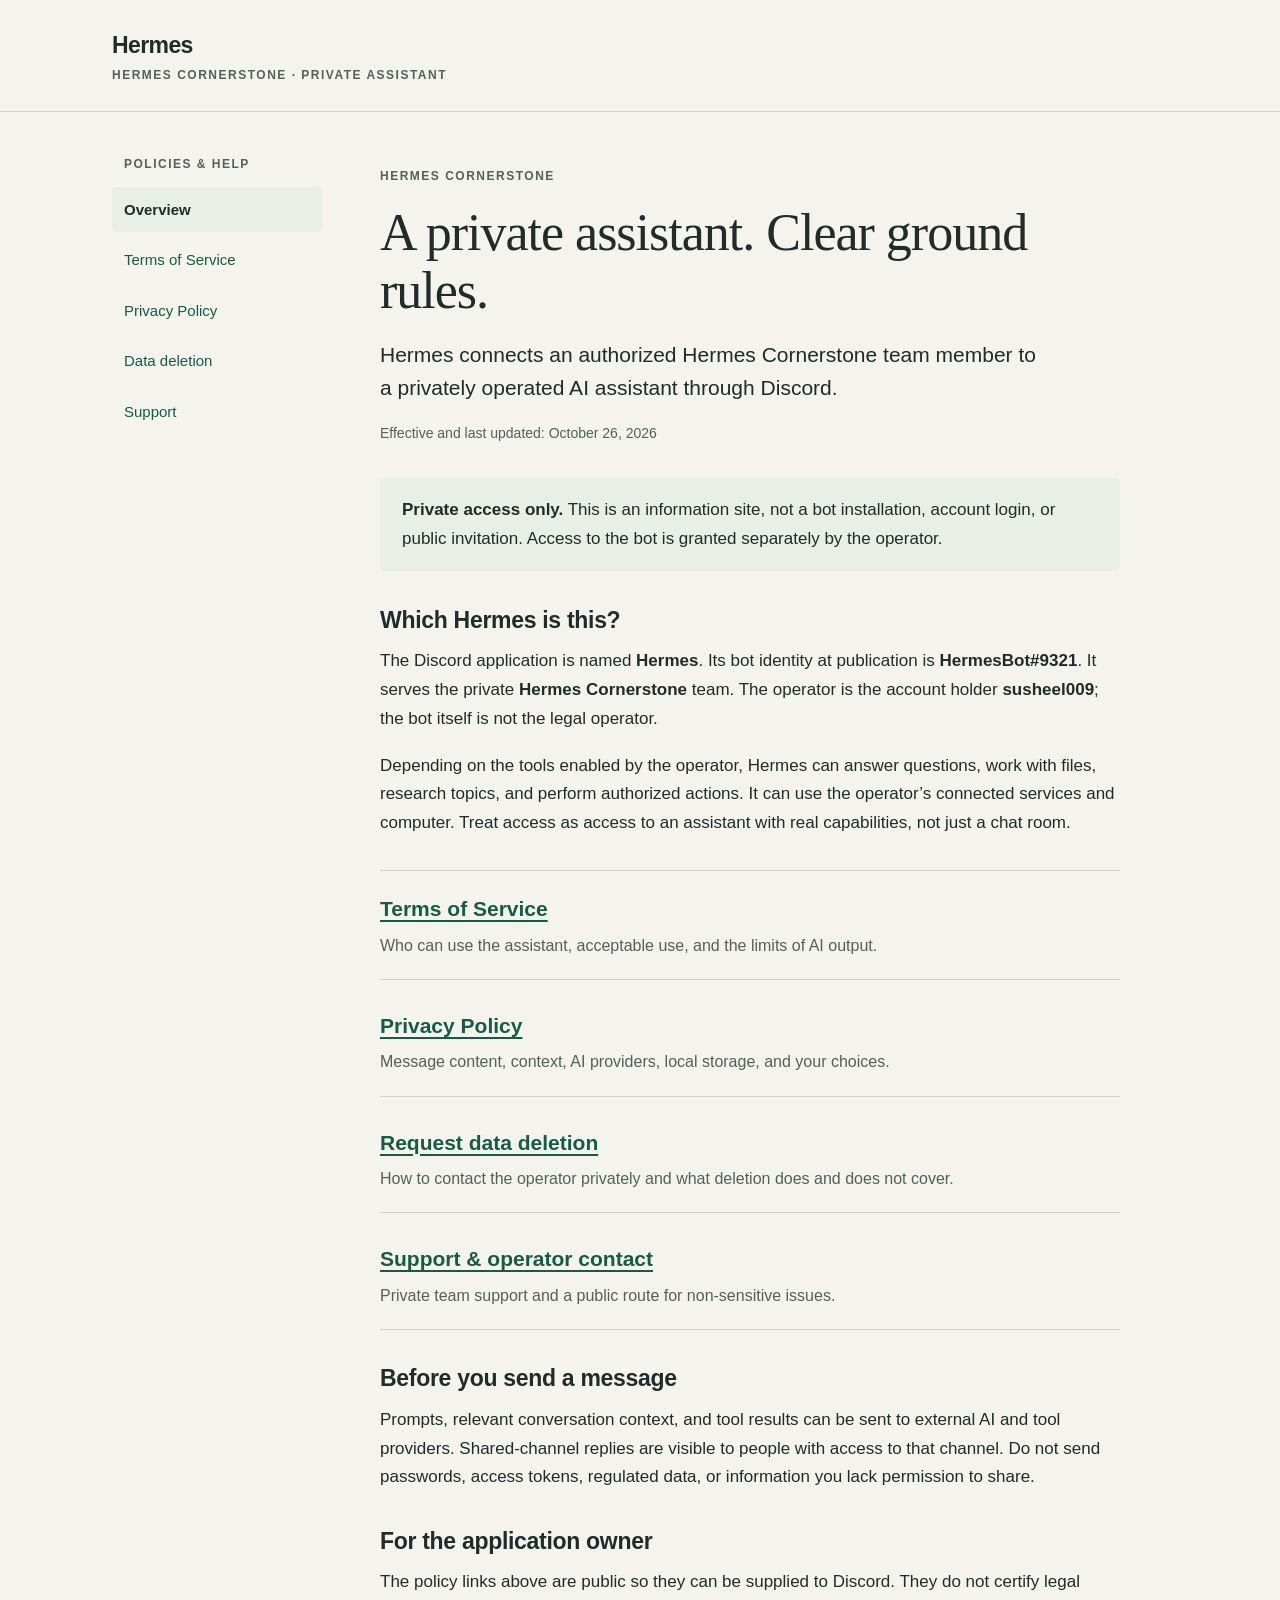
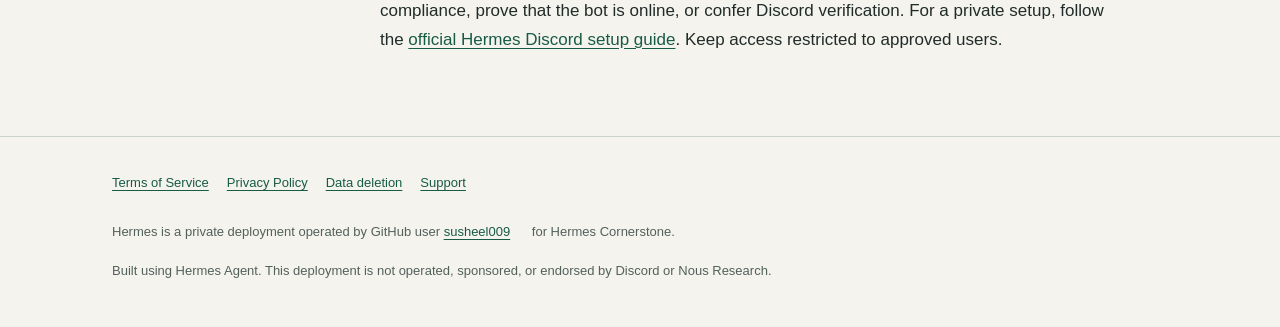
<file: index.html>
<!doctype html>
<html lang="en">
<head>
<meta charset="utf-8">
<meta name="viewport" content="width=device-width, initial-scale=1">
<meta name="description" content="Hermes connects an authorized Hermes Cornerstone team member to a privately operated AI assistant through Discord.">
<meta name="color-scheme" content="light dark">
<title>A private assistant. Clear ground rules. · Hermes / Hermes Cornerstone</title>
<link rel="canonical" href="https://susheel009.github.io/Discord/">
<link rel="stylesheet" href="site.css">
</head>
<body>
<a class="skip" href="#main">Skip to content</a>
<header><div class="shell"><a class="brand" href="index.html">Hermes<span>Hermes Cornerstone · Private assistant</span></a></div></header>
<div class="shell layout">
<nav aria-label="Policy navigation"><p class="label">Policies &amp; help</p><a href="index.html" aria-current="page">Overview</a><a href="terms.html">Terms of Service</a><a href="privacy.html">Privacy Policy</a><a href="data-deletion.html">Data deletion</a><a href="support.html">Support</a></nav>
<main id="main">
<p class="eyebrow">Hermes Cornerstone</p>
<h1>A private assistant. Clear ground rules.</h1>
<p class="lead">Hermes connects an authorized Hermes Cornerstone team member to a privately operated AI assistant through Discord.</p>
<p class="meta">Effective and last updated: October 26, 2026</p>

<div class="note"><p><strong>Private access only.</strong> This is an information site, not a bot installation, account login, or public invitation. Access to the bot is granted separately by the operator.</p></div>
<h2>Which Hermes is this?</h2>
<p>The Discord application is named <strong>Hermes</strong>. Its bot identity at publication is <strong>HermesBot#9321</strong>. It serves the private <strong>Hermes Cornerstone</strong> team. The operator is the account holder <strong>susheel009</strong>; the bot itself is not the legal operator.</p>
<p>Depending on the tools enabled by the operator, Hermes can answer questions, work with files, research topics, and perform authorized actions. It can use the operator’s connected services and computer. Treat access as access to an assistant with real capabilities, not just a chat room.</p>
<ul class="directory">
<li><a href="terms.html">Terms of Service</a><p>Who can use the assistant, acceptable use, and the limits of AI output.</p></li>
<li><a href="privacy.html">Privacy Policy</a><p>Message content, context, AI providers, local storage, and your choices.</p></li>
<li><a href="data-deletion.html">Request data deletion</a><p>How to contact the operator privately and what deletion does and does not cover.</p></li>
<li><a href="support.html">Support &amp; operator contact</a><p>Private team support and a public route for non-sensitive issues.</p></li>
</ul>
<h2>Before you send a message</h2>
<p>Prompts, relevant conversation context, and tool results can be sent to external AI and tool providers. Shared-channel replies are visible to people with access to that channel. Do not send passwords, access tokens, regulated data, or information you lack permission to share.</p>
<h2>For the application owner</h2>
<p>The policy links above are public so they can be supplied to Discord. They do not certify legal compliance, prove that the bot is online, or confer Discord verification. For a private setup, follow the <a href="https://hermes-agent.nousresearch.com/docs/user-guide/messaging/discord">official Hermes Discord setup guide</a>. Keep access restricted to approved users.</p>

</main></div>
<footer><div class="shell"><a href="terms.html">Terms of Service</a><a href="privacy.html">Privacy Policy</a><a href="data-deletion.html">Data deletion</a><a href="support.html">Support</a><p>Hermes is a private deployment operated by GitHub user <a href="https://github.com/susheel009">susheel009</a> for Hermes Cornerstone.</p><p>Built using Hermes Agent. This deployment is not operated, sponsored, or endorsed by Discord or Nous Research.</p></div></footer>
</body>
</html>
</file>
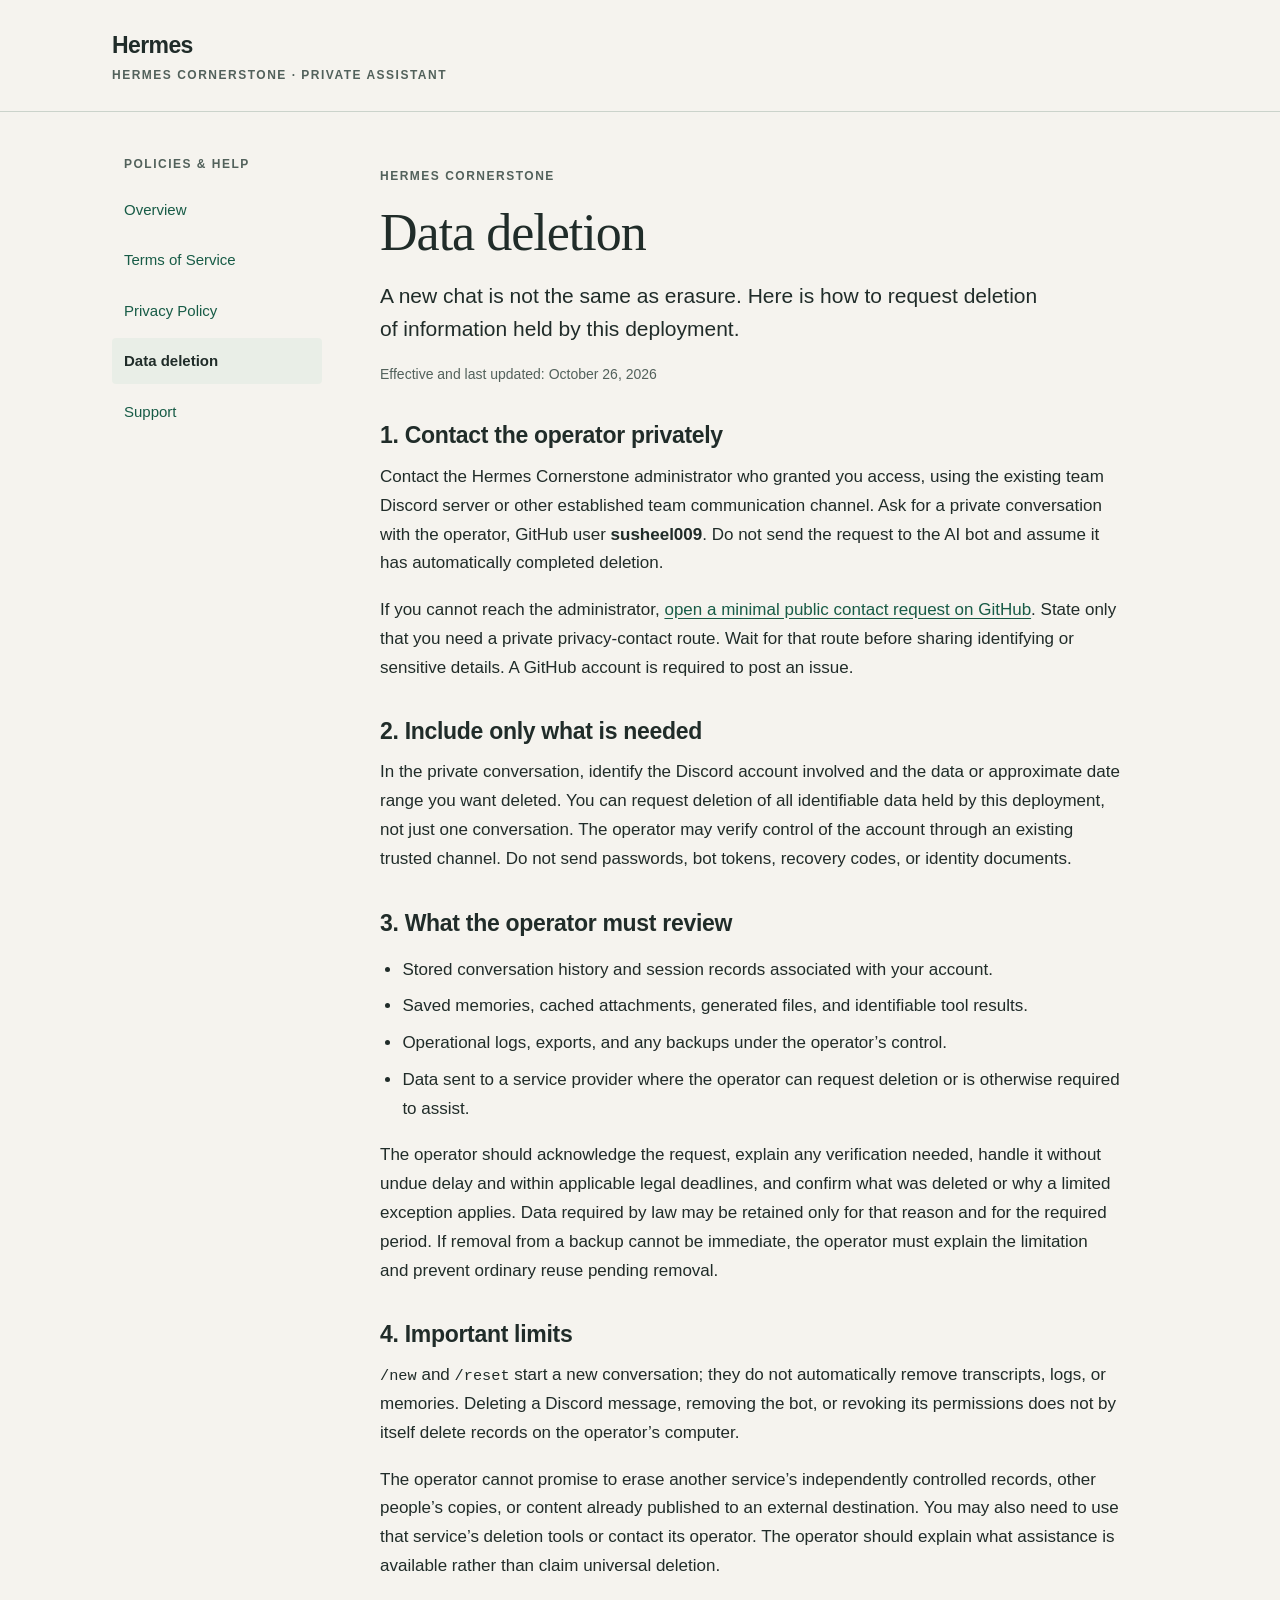
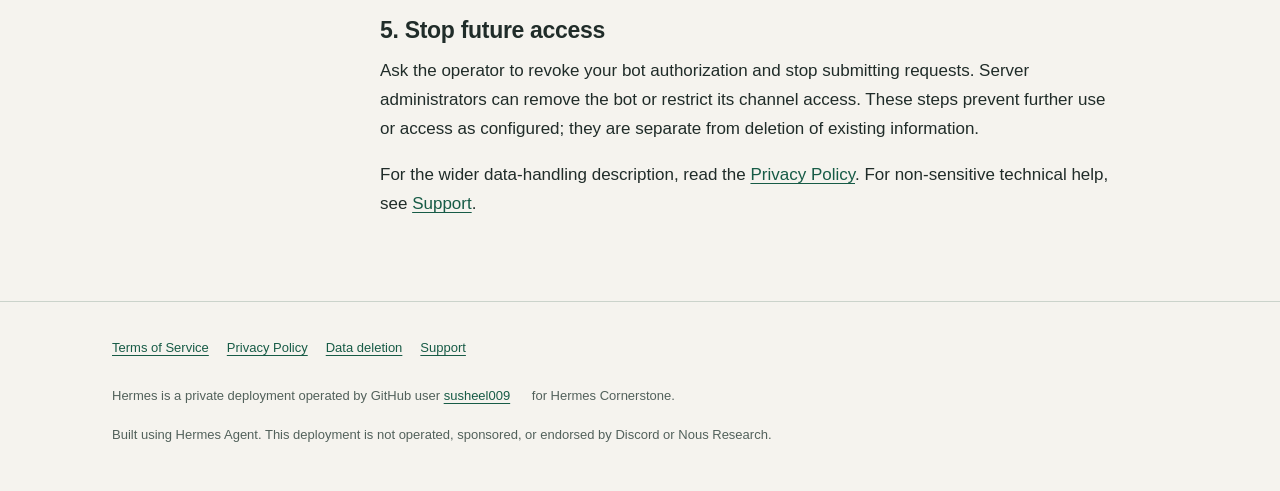
<file: data-deletion.html>
<!doctype html>
<html lang="en">
<head>
<meta charset="utf-8">
<meta name="viewport" content="width=device-width, initial-scale=1">
<meta name="description" content="A new chat is not the same as erasure. Here is how to request deletion of information held by this deployment.">
<meta name="color-scheme" content="light dark">
<title>Data deletion · Hermes / Hermes Cornerstone</title>
<link rel="canonical" href="https://susheel009.github.io/Discord/data-deletion.html">
<link rel="stylesheet" href="site.css">
</head>
<body>
<a class="skip" href="#main">Skip to content</a>
<header><div class="shell"><a class="brand" href="index.html">Hermes<span>Hermes Cornerstone · Private assistant</span></a></div></header>
<div class="shell layout">
<nav aria-label="Policy navigation"><p class="label">Policies &amp; help</p><a href="index.html">Overview</a><a href="terms.html">Terms of Service</a><a href="privacy.html">Privacy Policy</a><a href="data-deletion.html" aria-current="page">Data deletion</a><a href="support.html">Support</a></nav>
<main id="main">
<p class="eyebrow">Hermes Cornerstone</p>
<h1>Data deletion</h1>
<p class="lead">A new chat is not the same as erasure. Here is how to request deletion of information held by this deployment.</p>
<p class="meta">Effective and last updated: October 26, 2026</p>

<h2>1. Contact the operator privately</h2>
<p>Contact the Hermes Cornerstone administrator who granted you access, using the existing team Discord server or other established team communication channel. Ask for a private conversation with the operator, GitHub user <strong>susheel009</strong>. Do not send the request to the AI bot and assume it has automatically completed deletion.</p>
<p>If you cannot reach the administrator, <a href="https://github.com/susheel009/Discord/issues/new?title=Private%20privacy%20contact%20request">open a minimal public contact request on GitHub</a>. State only that you need a private privacy-contact route. Wait for that route before sharing identifying or sensitive details. A GitHub account is required to post an issue.</p>
<h2>2. Include only what is needed</h2>
<p>In the private conversation, identify the Discord account involved and the data or approximate date range you want deleted. You can request deletion of all identifiable data held by this deployment, not just one conversation. The operator may verify control of the account through an existing trusted channel. Do not send passwords, bot tokens, recovery codes, or identity documents.</p>
<h2>3. What the operator must review</h2>
<ul>
<li>Stored conversation history and session records associated with your account.</li>
<li>Saved memories, cached attachments, generated files, and identifiable tool results.</li>
<li>Operational logs, exports, and any backups under the operator’s control.</li>
<li>Data sent to a service provider where the operator can request deletion or is otherwise required to assist.</li>
</ul>
<p>The operator should acknowledge the request, explain any verification needed, handle it without undue delay and within applicable legal deadlines, and confirm what was deleted or why a limited exception applies. Data required by law may be retained only for that reason and for the required period. If removal from a backup cannot be immediate, the operator must explain the limitation and prevent ordinary reuse pending removal.</p>
<h2>4. Important limits</h2>
<p><code>/new</code> and <code>/reset</code> start a new conversation; they do not automatically remove transcripts, logs, or memories. Deleting a Discord message, removing the bot, or revoking its permissions does not by itself delete records on the operator’s computer.</p>
<p>The operator cannot promise to erase another service’s independently controlled records, other people’s copies, or content already published to an external destination. You may also need to use that service’s deletion tools or contact its operator. The operator should explain what assistance is available rather than claim universal deletion.</p>
<h2>5. Stop future access</h2>
<p>Ask the operator to revoke your bot authorization and stop submitting requests. Server administrators can remove the bot or restrict its channel access. These steps prevent further use or access as configured; they are separate from deletion of existing information.</p>
<p>For the wider data-handling description, read the <a href="privacy.html">Privacy Policy</a>. For non-sensitive technical help, see <a href="support.html">Support</a>.</p>

</main></div>
<footer><div class="shell"><a href="terms.html">Terms of Service</a><a href="privacy.html">Privacy Policy</a><a href="data-deletion.html">Data deletion</a><a href="support.html">Support</a><p>Hermes is a private deployment operated by GitHub user <a href="https://github.com/susheel009">susheel009</a> for Hermes Cornerstone.</p><p>Built using Hermes Agent. This deployment is not operated, sponsored, or endorsed by Discord or Nous Research.</p></div></footer>
</body>
</html>
</file>
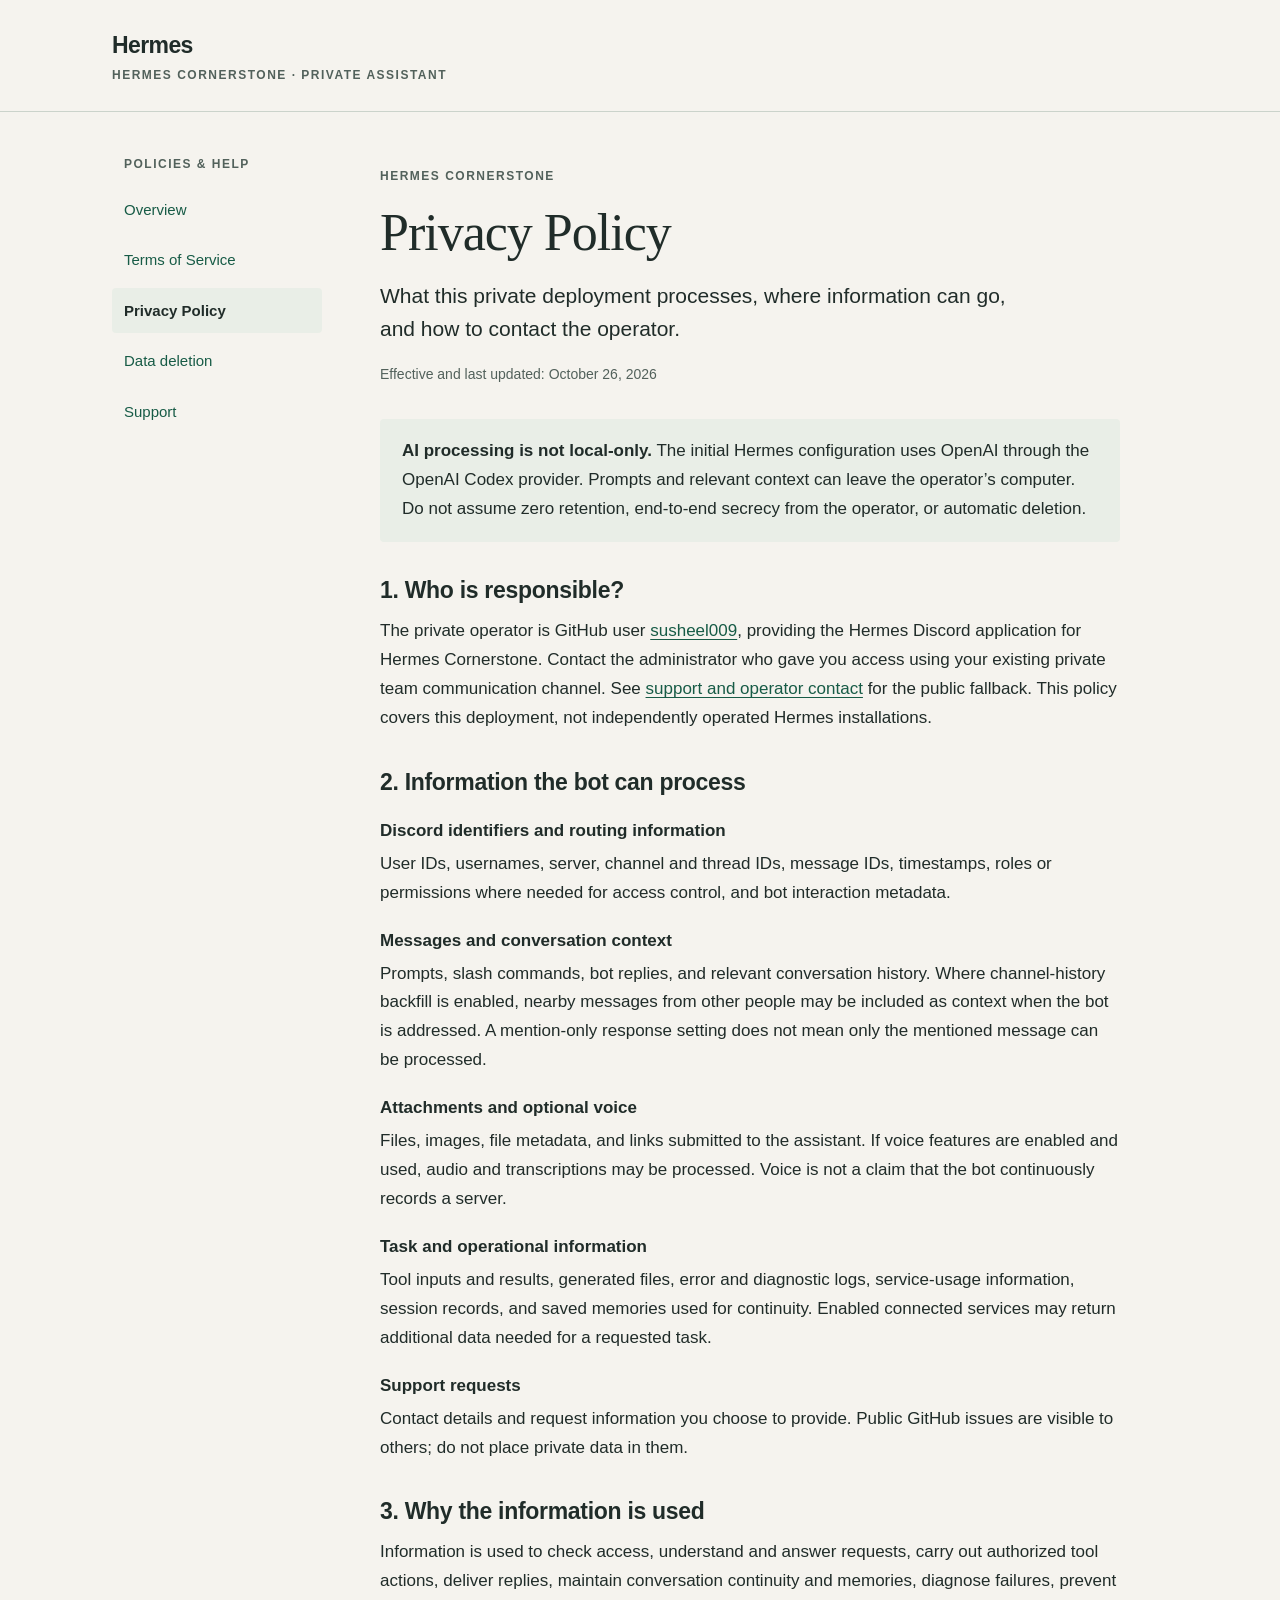
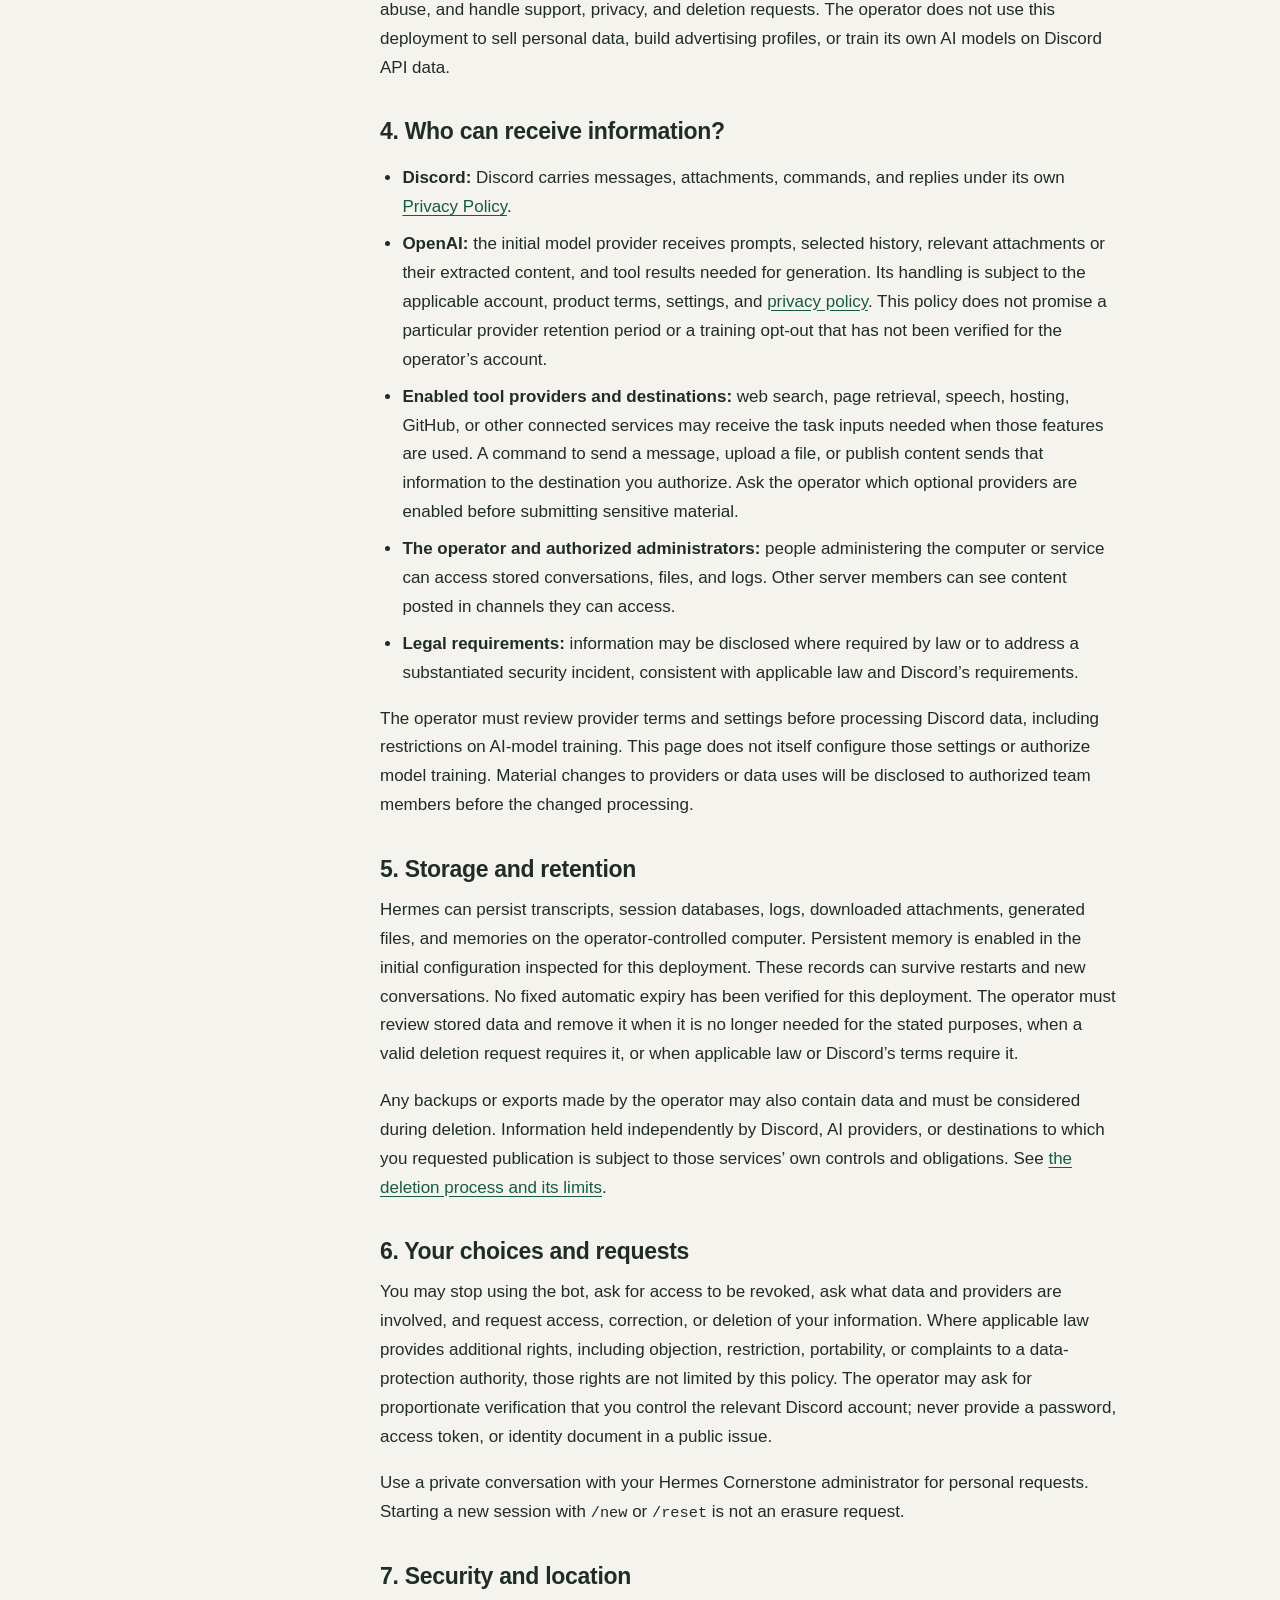
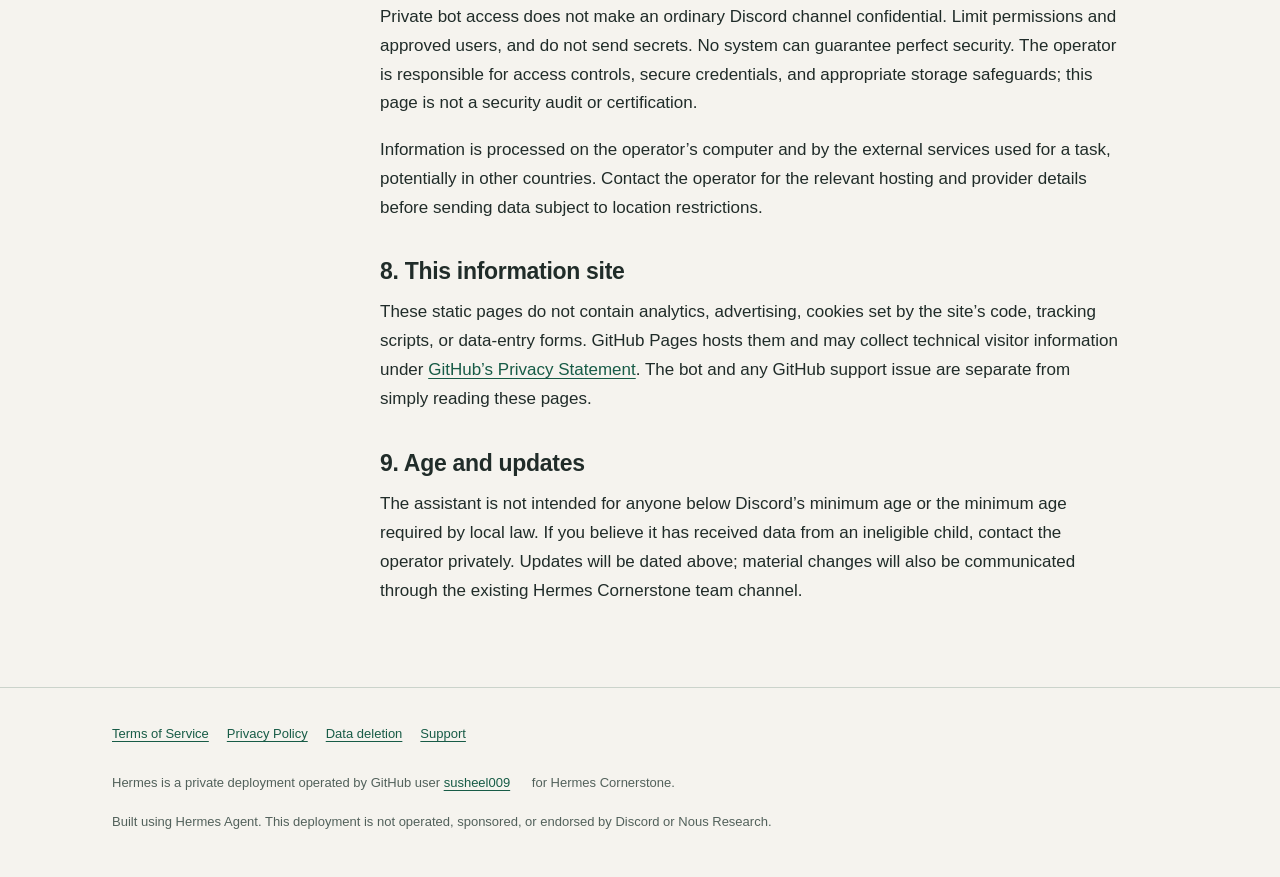
<file: privacy.html>
<!doctype html>
<html lang="en">
<head>
<meta charset="utf-8">
<meta name="viewport" content="width=device-width, initial-scale=1">
<meta name="description" content="What this private deployment processes, where information can go, and how to contact the operator.">
<meta name="color-scheme" content="light dark">
<title>Privacy Policy · Hermes / Hermes Cornerstone</title>
<link rel="canonical" href="https://susheel009.github.io/Discord/privacy.html">
<link rel="stylesheet" href="site.css">
</head>
<body>
<a class="skip" href="#main">Skip to content</a>
<header><div class="shell"><a class="brand" href="index.html">Hermes<span>Hermes Cornerstone · Private assistant</span></a></div></header>
<div class="shell layout">
<nav aria-label="Policy navigation"><p class="label">Policies &amp; help</p><a href="index.html">Overview</a><a href="terms.html">Terms of Service</a><a href="privacy.html" aria-current="page">Privacy Policy</a><a href="data-deletion.html">Data deletion</a><a href="support.html">Support</a></nav>
<main id="main">
<p class="eyebrow">Hermes Cornerstone</p>
<h1>Privacy Policy</h1>
<p class="lead">What this private deployment processes, where information can go, and how to contact the operator.</p>
<p class="meta">Effective and last updated: October 26, 2026</p>

<div class="note"><p><strong>AI processing is not local-only.</strong> The initial Hermes configuration uses OpenAI through the OpenAI Codex provider. Prompts and relevant context can leave the operator’s computer. Do not assume zero retention, end-to-end secrecy from the operator, or automatic deletion.</p></div>
<h2>1. Who is responsible?</h2>
<p>The private operator is GitHub user <a href="https://github.com/susheel009">susheel009</a>, providing the Hermes Discord application for Hermes Cornerstone. Contact the administrator who gave you access using your existing private team communication channel. See <a href="support.html">support and operator contact</a> for the public fallback. This policy covers this deployment, not independently operated Hermes installations.</p>
<h2>2. Information the bot can process</h2>
<dl>
<dt>Discord identifiers and routing information</dt><dd>User IDs, usernames, server, channel and thread IDs, message IDs, timestamps, roles or permissions where needed for access control, and bot interaction metadata.</dd>
<dt>Messages and conversation context</dt><dd>Prompts, slash commands, bot replies, and relevant conversation history. Where channel-history backfill is enabled, nearby messages from other people may be included as context when the bot is addressed. A mention-only response setting does not mean only the mentioned message can be processed.</dd>
<dt>Attachments and optional voice</dt><dd>Files, images, file metadata, and links submitted to the assistant. If voice features are enabled and used, audio and transcriptions may be processed. Voice is not a claim that the bot continuously records a server.</dd>
<dt>Task and operational information</dt><dd>Tool inputs and results, generated files, error and diagnostic logs, service-usage information, session records, and saved memories used for continuity. Enabled connected services may return additional data needed for a requested task.</dd>
<dt>Support requests</dt><dd>Contact details and request information you choose to provide. Public GitHub issues are visible to others; do not place private data in them.</dd>
</dl>
<h2>3. Why the information is used</h2>
<p>Information is used to check access, understand and answer requests, carry out authorized tool actions, deliver replies, maintain conversation continuity and memories, diagnose failures, prevent abuse, and handle support, privacy, and deletion requests. The operator does not use this deployment to sell personal data, build advertising profiles, or train its own AI models on Discord API data.</p>
<h2>4. Who can receive information?</h2>
<ul>
<li><strong>Discord:</strong> Discord carries messages, attachments, commands, and replies under its own <a href="https://discord.com/privacy">Privacy Policy</a>.</li>
<li><strong>OpenAI:</strong> the initial model provider receives prompts, selected history, relevant attachments or their extracted content, and tool results needed for generation. Its handling is subject to the applicable account, product terms, settings, and <a href="https://openai.com/policies/privacy-policy/">privacy policy</a>. This policy does not promise a particular provider retention period or a training opt-out that has not been verified for the operator’s account.</li>
<li><strong>Enabled tool providers and destinations:</strong> web search, page retrieval, speech, hosting, GitHub, or other connected services may receive the task inputs needed when those features are used. A command to send a message, upload a file, or publish content sends that information to the destination you authorize. Ask the operator which optional providers are enabled before submitting sensitive material.</li>
<li><strong>The operator and authorized administrators:</strong> people administering the computer or service can access stored conversations, files, and logs. Other server members can see content posted in channels they can access.</li>
<li><strong>Legal requirements:</strong> information may be disclosed where required by law or to address a substantiated security incident, consistent with applicable law and Discord’s requirements.</li>
</ul>
<p>The operator must review provider terms and settings before processing Discord data, including restrictions on AI-model training. This page does not itself configure those settings or authorize model training. Material changes to providers or data uses will be disclosed to authorized team members before the changed processing.</p>
<h2>5. Storage and retention</h2>
<p>Hermes can persist transcripts, session databases, logs, downloaded attachments, generated files, and memories on the operator-controlled computer. Persistent memory is enabled in the initial configuration inspected for this deployment. These records can survive restarts and new conversations. No fixed automatic expiry has been verified for this deployment. The operator must review stored data and remove it when it is no longer needed for the stated purposes, when a valid deletion request requires it, or when applicable law or Discord’s terms require it.</p>
<p>Any backups or exports made by the operator may also contain data and must be considered during deletion. Information held independently by Discord, AI providers, or destinations to which you requested publication is subject to those services’ own controls and obligations. See <a href="data-deletion.html">the deletion process and its limits</a>.</p>
<h2>6. Your choices and requests</h2>
<p>You may stop using the bot, ask for access to be revoked, ask what data and providers are involved, and request access, correction, or deletion of your information. Where applicable law provides additional rights, including objection, restriction, portability, or complaints to a data-protection authority, those rights are not limited by this policy. The operator may ask for proportionate verification that you control the relevant Discord account; never provide a password, access token, or identity document in a public issue.</p>
<p>Use a private conversation with your Hermes Cornerstone administrator for personal requests. Starting a new session with <code>/new</code> or <code>/reset</code> is not an erasure request.</p>
<h2>7. Security and location</h2>
<p>Private bot access does not make an ordinary Discord channel confidential. Limit permissions and approved users, and do not send secrets. No system can guarantee perfect security. The operator is responsible for access controls, secure credentials, and appropriate storage safeguards; this page is not a security audit or certification.</p>
<p>Information is processed on the operator’s computer and by the external services used for a task, potentially in other countries. Contact the operator for the relevant hosting and provider details before sending data subject to location restrictions.</p>
<h2>8. This information site</h2>
<p>These static pages do not contain analytics, advertising, cookies set by the site’s code, tracking scripts, or data-entry forms. GitHub Pages hosts them and may collect technical visitor information under <a href="https://docs.github.com/en/site-policy/privacy-policies/github-general-privacy-statement">GitHub’s Privacy Statement</a>. The bot and any GitHub support issue are separate from simply reading these pages.</p>
<h2>9. Age and updates</h2>
<p>The assistant is not intended for anyone below Discord’s minimum age or the minimum age required by local law. If you believe it has received data from an ineligible child, contact the operator privately. Updates will be dated above; material changes will also be communicated through the existing Hermes Cornerstone team channel.</p>

</main></div>
<footer><div class="shell"><a href="terms.html">Terms of Service</a><a href="privacy.html">Privacy Policy</a><a href="data-deletion.html">Data deletion</a><a href="support.html">Support</a><p>Hermes is a private deployment operated by GitHub user <a href="https://github.com/susheel009">susheel009</a> for Hermes Cornerstone.</p><p>Built using Hermes Agent. This deployment is not operated, sponsored, or endorsed by Discord or Nous Research.</p></div></footer>
</body>
</html>
</file>
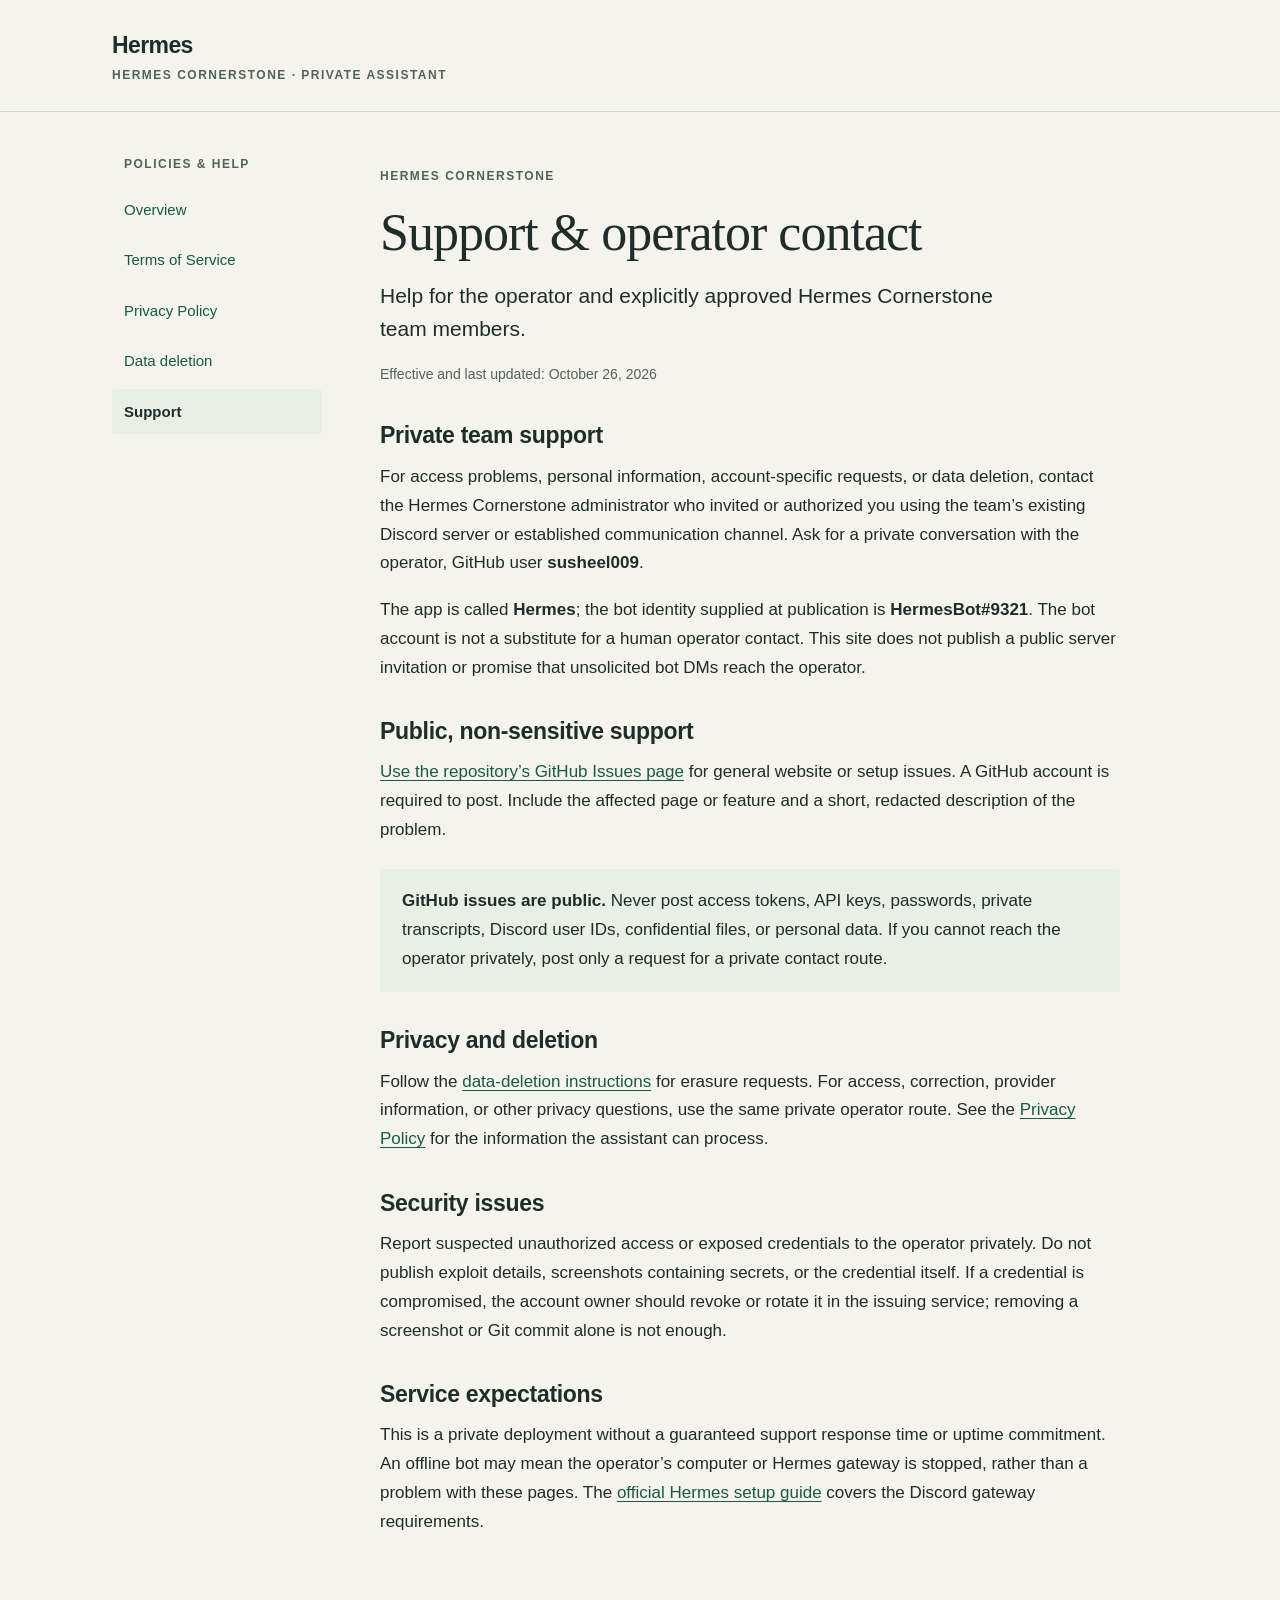
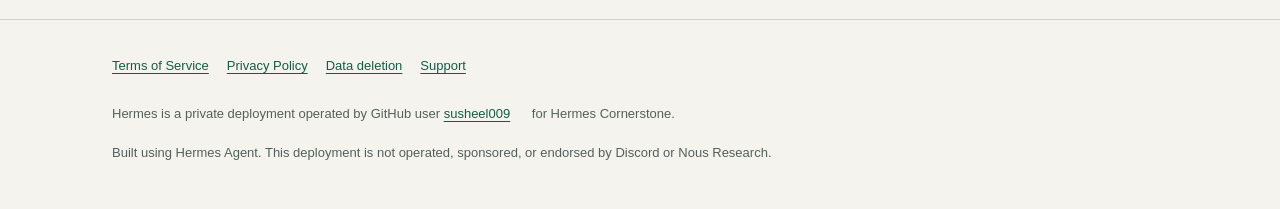
<file: support.html>
<!doctype html>
<html lang="en">
<head>
<meta charset="utf-8">
<meta name="viewport" content="width=device-width, initial-scale=1">
<meta name="description" content="Help for the operator and explicitly approved Hermes Cornerstone team members.">
<meta name="color-scheme" content="light dark">
<title>Support &amp; operator contact · Hermes / Hermes Cornerstone</title>
<link rel="canonical" href="https://susheel009.github.io/Discord/support.html">
<link rel="stylesheet" href="site.css">
</head>
<body>
<a class="skip" href="#main">Skip to content</a>
<header><div class="shell"><a class="brand" href="index.html">Hermes<span>Hermes Cornerstone · Private assistant</span></a></div></header>
<div class="shell layout">
<nav aria-label="Policy navigation"><p class="label">Policies &amp; help</p><a href="index.html">Overview</a><a href="terms.html">Terms of Service</a><a href="privacy.html">Privacy Policy</a><a href="data-deletion.html">Data deletion</a><a href="support.html" aria-current="page">Support</a></nav>
<main id="main">
<p class="eyebrow">Hermes Cornerstone</p>
<h1>Support &amp; operator contact</h1>
<p class="lead">Help for the operator and explicitly approved Hermes Cornerstone team members.</p>
<p class="meta">Effective and last updated: October 26, 2026</p>

<h2>Private team support</h2>
<p>For access problems, personal information, account-specific requests, or data deletion, contact the Hermes Cornerstone administrator who invited or authorized you using the team’s existing Discord server or established communication channel. Ask for a private conversation with the operator, GitHub user <strong>susheel009</strong>.</p>
<p>The app is called <strong>Hermes</strong>; the bot identity supplied at publication is <strong>HermesBot#9321</strong>. The bot account is not a substitute for a human operator contact. This site does not publish a public server invitation or promise that unsolicited bot DMs reach the operator.</p>
<h2>Public, non-sensitive support</h2>
<p><a href="https://github.com/susheel009/Discord/issues">Use the repository’s GitHub Issues page</a> for general website or setup issues. A GitHub account is required to post. Include the affected page or feature and a short, redacted description of the problem.</p>
<div class="note"><p><strong>GitHub issues are public.</strong> Never post access tokens, API keys, passwords, private transcripts, Discord user IDs, confidential files, or personal data. If you cannot reach the operator privately, post only a request for a private contact route.</p></div>
<h2>Privacy and deletion</h2>
<p>Follow the <a href="data-deletion.html">data-deletion instructions</a> for erasure requests. For access, correction, provider information, or other privacy questions, use the same private operator route. See the <a href="privacy.html">Privacy Policy</a> for the information the assistant can process.</p>
<h2>Security issues</h2>
<p>Report suspected unauthorized access or exposed credentials to the operator privately. Do not publish exploit details, screenshots containing secrets, or the credential itself. If a credential is compromised, the account owner should revoke or rotate it in the issuing service; removing a screenshot or Git commit alone is not enough.</p>
<h2>Service expectations</h2>
<p>This is a private deployment without a guaranteed support response time or uptime commitment. An offline bot may mean the operator’s computer or Hermes gateway is stopped, rather than a problem with these pages. The <a href="https://hermes-agent.nousresearch.com/docs/user-guide/messaging/discord">official Hermes setup guide</a> covers the Discord gateway requirements.</p>

</main></div>
<footer><div class="shell"><a href="terms.html">Terms of Service</a><a href="privacy.html">Privacy Policy</a><a href="data-deletion.html">Data deletion</a><a href="support.html">Support</a><p>Hermes is a private deployment operated by GitHub user <a href="https://github.com/susheel009">susheel009</a> for Hermes Cornerstone.</p><p>Built using Hermes Agent. This deployment is not operated, sponsored, or endorsed by Discord or Nous Research.</p></div></footer>
</body>
</html>
</file>
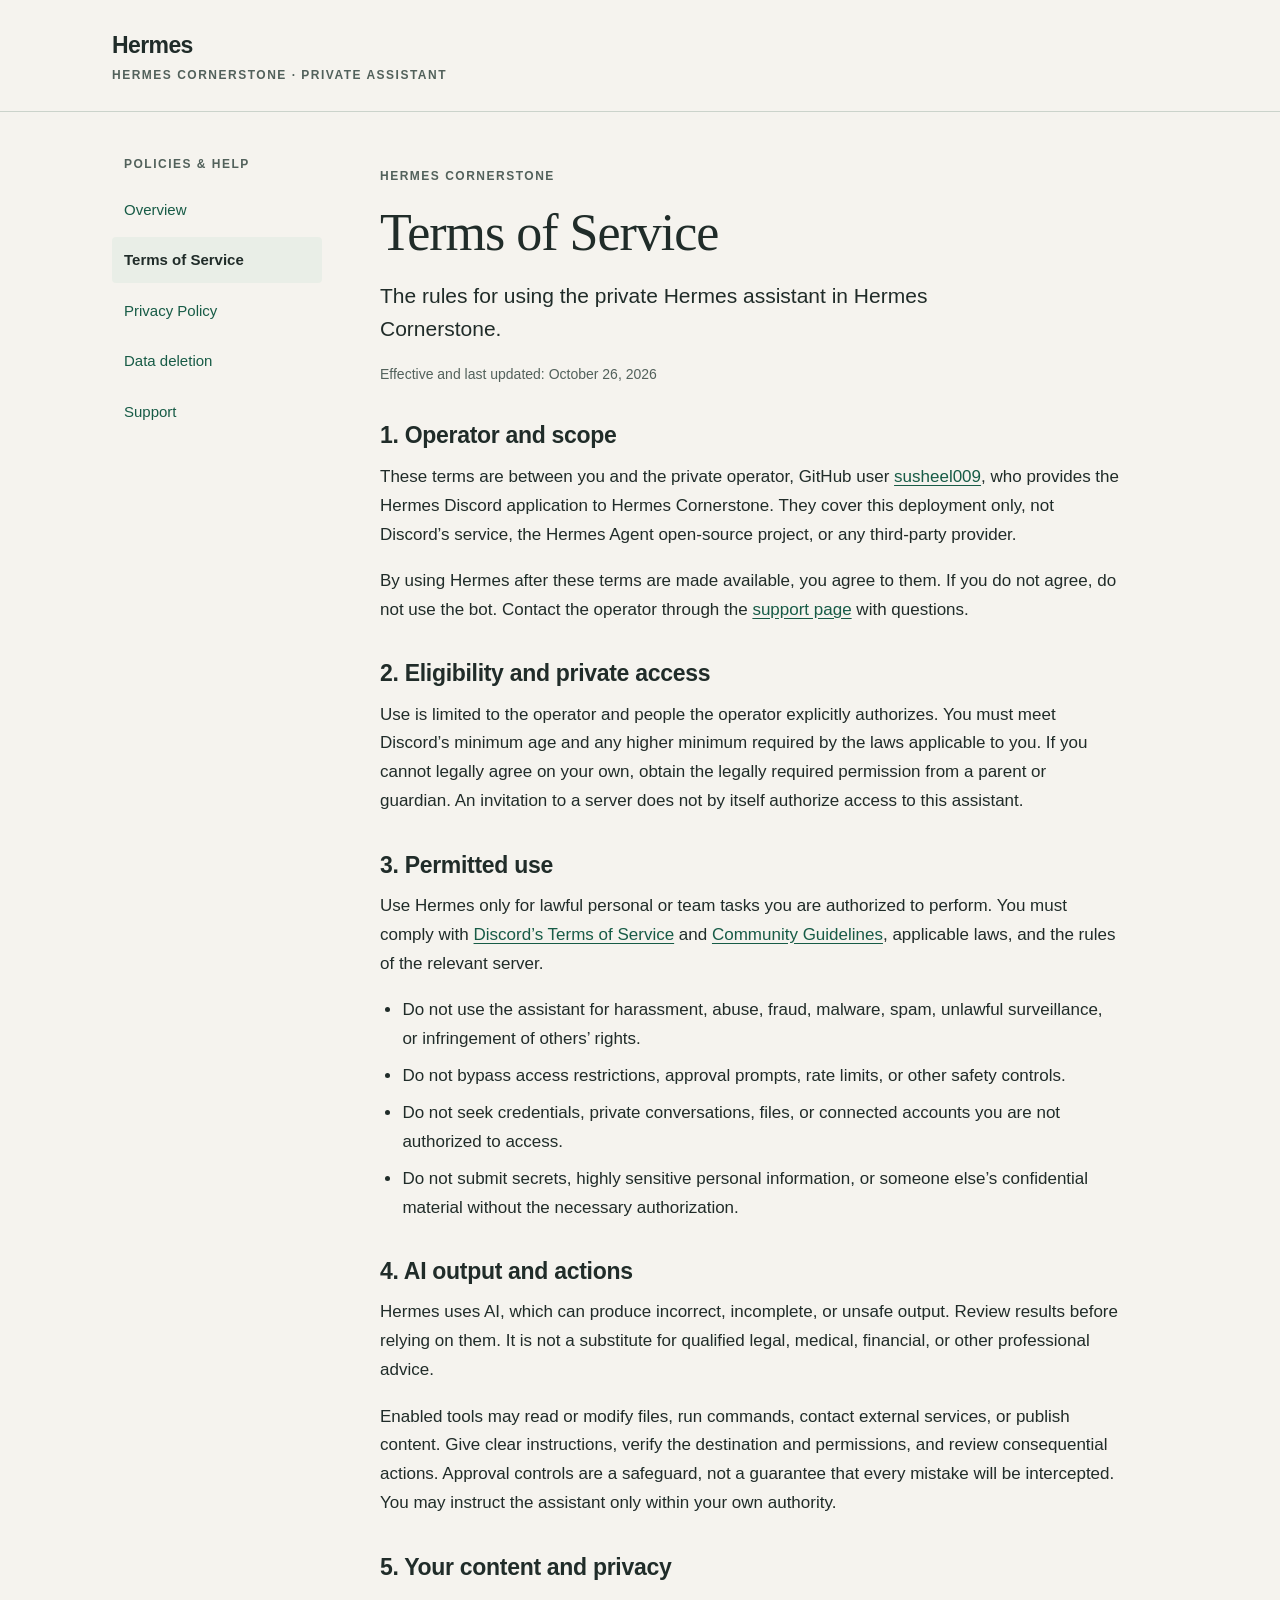
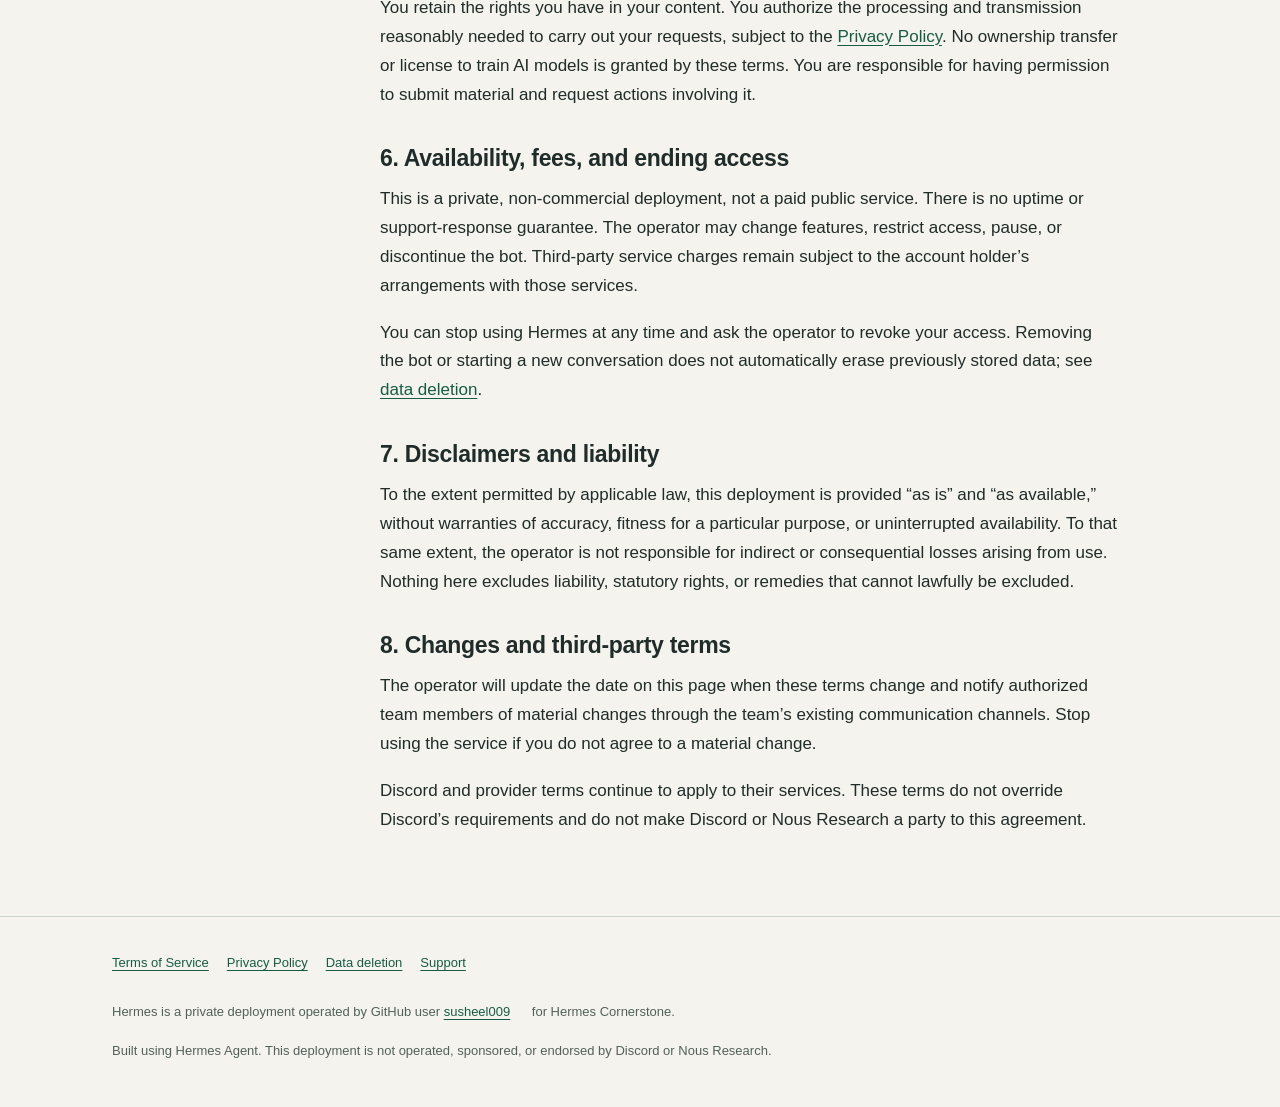
<file: terms.html>
<!doctype html>
<html lang="en">
<head>
<meta charset="utf-8">
<meta name="viewport" content="width=device-width, initial-scale=1">
<meta name="description" content="The rules for using the private Hermes assistant in Hermes Cornerstone.">
<meta name="color-scheme" content="light dark">
<title>Terms of Service · Hermes / Hermes Cornerstone</title>
<link rel="canonical" href="https://susheel009.github.io/Discord/terms.html">
<link rel="stylesheet" href="site.css">
</head>
<body>
<a class="skip" href="#main">Skip to content</a>
<header><div class="shell"><a class="brand" href="index.html">Hermes<span>Hermes Cornerstone · Private assistant</span></a></div></header>
<div class="shell layout">
<nav aria-label="Policy navigation"><p class="label">Policies &amp; help</p><a href="index.html">Overview</a><a href="terms.html" aria-current="page">Terms of Service</a><a href="privacy.html">Privacy Policy</a><a href="data-deletion.html">Data deletion</a><a href="support.html">Support</a></nav>
<main id="main">
<p class="eyebrow">Hermes Cornerstone</p>
<h1>Terms of Service</h1>
<p class="lead">The rules for using the private Hermes assistant in Hermes Cornerstone.</p>
<p class="meta">Effective and last updated: October 26, 2026</p>

<h2>1. Operator and scope</h2>
<p>These terms are between you and the private operator, GitHub user <a href="https://github.com/susheel009">susheel009</a>, who provides the Hermes Discord application to Hermes Cornerstone. They cover this deployment only, not Discord’s service, the Hermes Agent open-source project, or any third-party provider.</p>
<p>By using Hermes after these terms are made available, you agree to them. If you do not agree, do not use the bot. Contact the operator through the <a href="support.html">support page</a> with questions.</p>
<h2>2. Eligibility and private access</h2>
<p>Use is limited to the operator and people the operator explicitly authorizes. You must meet Discord’s minimum age and any higher minimum required by the laws applicable to you. If you cannot legally agree on your own, obtain the legally required permission from a parent or guardian. An invitation to a server does not by itself authorize access to this assistant.</p>
<h2>3. Permitted use</h2>
<p>Use Hermes only for lawful personal or team tasks you are authorized to perform. You must comply with <a href="https://discord.com/terms">Discord’s Terms of Service</a> and <a href="https://discord.com/guidelines">Community Guidelines</a>, applicable laws, and the rules of the relevant server.</p>
<ul>
<li>Do not use the assistant for harassment, abuse, fraud, malware, spam, unlawful surveillance, or infringement of others’ rights.</li>
<li>Do not bypass access restrictions, approval prompts, rate limits, or other safety controls.</li>
<li>Do not seek credentials, private conversations, files, or connected accounts you are not authorized to access.</li>
<li>Do not submit secrets, highly sensitive personal information, or someone else’s confidential material without the necessary authorization.</li>
</ul>
<h2>4. AI output and actions</h2>
<p>Hermes uses AI, which can produce incorrect, incomplete, or unsafe output. Review results before relying on them. It is not a substitute for qualified legal, medical, financial, or other professional advice.</p>
<p>Enabled tools may read or modify files, run commands, contact external services, or publish content. Give clear instructions, verify the destination and permissions, and review consequential actions. Approval controls are a safeguard, not a guarantee that every mistake will be intercepted. You may instruct the assistant only within your own authority.</p>
<h2>5. Your content and privacy</h2>
<p>You retain the rights you have in your content. You authorize the processing and transmission reasonably needed to carry out your requests, subject to the <a href="privacy.html">Privacy Policy</a>. No ownership transfer or license to train AI models is granted by these terms. You are responsible for having permission to submit material and request actions involving it.</p>
<h2>6. Availability, fees, and ending access</h2>
<p>This is a private, non-commercial deployment, not a paid public service. There is no uptime or support-response guarantee. The operator may change features, restrict access, pause, or discontinue the bot. Third-party service charges remain subject to the account holder’s arrangements with those services.</p>
<p>You can stop using Hermes at any time and ask the operator to revoke your access. Removing the bot or starting a new conversation does not automatically erase previously stored data; see <a href="data-deletion.html">data deletion</a>.</p>
<h2>7. Disclaimers and liability</h2>
<p>To the extent permitted by applicable law, this deployment is provided “as is” and “as available,” without warranties of accuracy, fitness for a particular purpose, or uninterrupted availability. To that same extent, the operator is not responsible for indirect or consequential losses arising from use. Nothing here excludes liability, statutory rights, or remedies that cannot lawfully be excluded.</p>
<h2>8. Changes and third-party terms</h2>
<p>The operator will update the date on this page when these terms change and notify authorized team members of material changes through the team’s existing communication channels. Stop using the service if you do not agree to a material change.</p>
<p>Discord and provider terms continue to apply to their services. These terms do not override Discord’s requirements and do not make Discord or Nous Research a party to this agreement.</p>

</main></div>
<footer><div class="shell"><a href="terms.html">Terms of Service</a><a href="privacy.html">Privacy Policy</a><a href="data-deletion.html">Data deletion</a><a href="support.html">Support</a><p>Hermes is a private deployment operated by GitHub user <a href="https://github.com/susheel009">susheel009</a> for Hermes Cornerstone.</p><p>Built using Hermes Agent. This deployment is not operated, sponsored, or endorsed by Discord or Nous Research.</p></div></footer>
</body>
</html>
</file>
<file: site.css>
:root{color-scheme:light dark;--paper:#f5f3ee;--ink:#202c29;--muted:#52615b;--line:#cbd3cb;--accent:#175b46;--panel:#e9eee7;--focus:#a34b16}*{box-sizing:border-box}html{scroll-padding-top:1.5rem}body{margin:0;background:var(--paper);color:var(--ink);font:17px/1.7 'Segoe UI',Calibri,Arial,sans-serif}a{color:var(--accent);text-underline-offset:.2em;overflow-wrap:anywhere}a:hover{text-decoration-thickness:2px}a:focus-visible{outline:3px solid var(--focus);outline-offset:4px}.skip{position:absolute;top:-100px;left:1rem;padding:.6rem;background:var(--paper);z-index:2}.skip:focus{top:.5rem}.shell{max-width:1120px;margin:auto;padding:0 32px}header{border-bottom:1px solid var(--line);padding:26px 0}.brand{font-size:23px;font-weight:700;letter-spacing:-.6px;text-decoration:none;color:var(--ink)}.brand span{display:block;font-size:12px;text-transform:uppercase;letter-spacing:1.5px;font-weight:600;color:var(--muted)}.layout{display:grid;grid-template-columns:210px minmax(0,740px);gap:58px;align-items:start;padding-top:42px;padding-bottom:64px}nav{position:sticky;top:24px;font-size:15px}nav a{display:block;padding:10px 12px;margin:0 0 5px;text-decoration:none;border-radius:4px;min-height:44px}nav a[aria-current=page]{background:var(--panel);color:var(--ink);font-weight:650}nav .label,.eyebrow{text-transform:uppercase;letter-spacing:1.5px;font-size:12px;font-weight:650;color:var(--muted)}nav .label{padding:0 12px;margin:0 0 12px}h1{font:normal clamp(36px,5vw,52px)/1.13 Georgia,'Times New Roman',serif;letter-spacing:-1px;margin:10px 0 18px}h2{font-size:23px;line-height:1.35;margin:2.1rem 0 .65rem;letter-spacing:-.3px}h3{font-size:18px;margin:1.5rem 0 .4rem}p{margin:.7rem 0 1.1rem}.lead{font-size:21px;line-height:1.55;max-width:660px}.meta{font-size:14px;color:var(--muted);margin-bottom:2rem}.note{background:var(--panel);padding:18px 22px;margin:1.5rem 0;border-radius:4px}.note p:first-child{margin-top:0}.note p:last-child{margin-bottom:0}.directory{list-style:none;margin:2rem 0;padding:0;border-top:1px solid var(--line)}.directory li{border-bottom:1px solid var(--line);padding:20px 0}.directory a{font-size:21px;font-weight:600}.directory p{margin:.3rem 0 0;color:var(--muted);font-size:16px}ul,ol{padding-left:1.4rem}li{margin-bottom:.5rem}dt{font-weight:650;margin-top:1.2rem}dd{margin:.25rem 0 1rem}code{font-size:.9em;overflow-wrap:anywhere}footer{border-top:1px solid var(--line);padding:25px 0 40px;font-size:13px;color:var(--muted)}footer p{margin:.3rem 0}footer a{display:inline-block;min-height:44px;padding:10px 0;margin-right:18px}strong{font-weight:650}@media(max-width:760px){.shell{padding:0 22px}.layout{grid-template-columns:minmax(0,1fr);gap:24px;padding-top:24px}nav{position:static;display:flex;flex-wrap:wrap;gap:3px}nav .label{width:100%;padding:0;margin-bottom:4px}nav a{padding:9px 11px;margin:0;font-size:14px}h1{font-size:39px}.lead{font-size:19px}.meta{margin-bottom:1.4rem}}@media(prefers-color-scheme:dark){:root{--paper:#17211e;--ink:#e8eee8;--muted:#afbdb3;--line:#3c4b42;--accent:#98d4b7;--panel:#25352c;--focus:#f4b78f}}@media print{:root{--paper:#fff;--ink:#000;--muted:#333;--line:#ccc;--accent:#000;--panel:#f4f4f4}body{font-size:12pt}.shell{max-width:none;padding:0}.layout{display:block;padding:10px 0}nav,.skip{display:none}header,footer{padding:10px 0}h1{font-size:28pt}h2{break-after:avoid}a{text-decoration:underline}}
</file>
